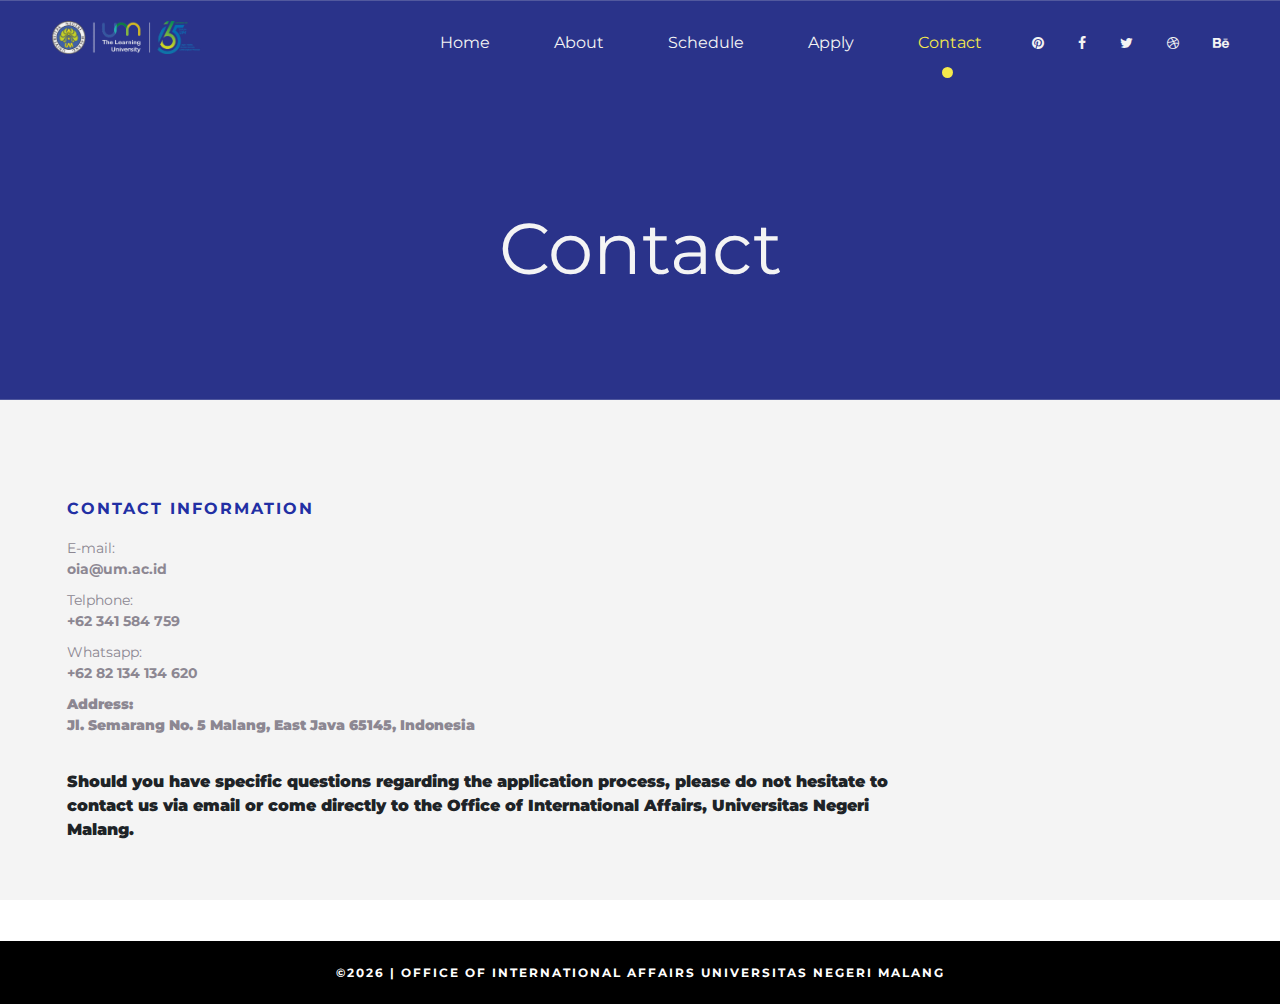
<file: contact.html>
<!DOCTYPE html>
<html lang="en">
<head>
	<title>UM-ISS - Contact</title>
	<meta charset="UTF-8">
	<meta name="viewport" content="width=device-width, initial-scale=1.0">
	<!-- Favicon -->
	<link href="img/logo-um.png" rel="shortcut icon"/>

	<!-- Google Font -->
	<link href="https://fonts.googleapis.com/css?family=Montserrat:400,400i,500,500i,600,600i,700,700i" rel="stylesheet">

	<!-- Stylesheets -->
	<link rel="stylesheet" href="css/bootstrap.min.css"/>
	<link rel="stylesheet" href="css/font-awesome.min.css"/>
	<link rel="stylesheet" href="css/owl.carousel.min.css"/>
	<link rel="stylesheet" href="css/flaticon.css"/>
	<link rel="stylesheet" href="css/slicknav.min.css"/>
	<!-- Main Stylesheets -->
	<link rel="stylesheet" href="css/style.css"/>


	<!--[if lt IE 9]>
		  <script src="https://oss.maxcdn.com/html5shiv/3.7.2/html5shiv.min.js"></script>
	  <script src="https://oss.maxcdn.com/respond/1.4.2/respond.min.js"></script>
	<![endif]-->

</head>
<body>
	<!-- Page Preloder -->
	<div id="preloder">
		<div class="loader"></div>
	</div>

	<!-- Header section -->
	<header class="header-section">
		<a class="site-logo">
			<img src="img/UM.png" style="width: 150px;">
		</a>
		<div class="header-socil-links">
			<a href=""><i class="fa fa-pinterest"></i></a>
			<a href=""><i class="fa fa-facebook"></i></a>
			<a href=""><i class="fa fa-twitter"></i></a>
			<a href=""><i class="fa fa-dribbble"></i></a>
			<a href=""><i class="fa fa-behance"></i></a>
		</div>
		<ul class="main-menu">
			<li><a href="index.html">Home</a></li>
			<li><a href="about.html">About</a></li>
			<li><a href="schedule.html">Schedule</a></li>
			<li><a href="apply.html">Apply</a></li>
			<li class="active"><a href="contact.html">Contact</a></li>
		</ul>
	</header>
	<!-- Header section end -->


	<!-- Page Info section -->
	<section class="page-info-section set-bg" data-setbg="img/page-top-bg/4.png">
		<div class="container">
			<center><h2>Contact</h2></center>
		</div>
	</section>
	<!-- Page Info end -->


	<!-- Contact page section -->
	<section class="contact-page-section">
		<div class="container">
			<div class="row">
				<div class="col-lg-9">
					<div class="contact-text">
						<h6>Contact Information</h6>
						<ul>
							<li>E-mail: <br><b>oia@um.ac.id</b></li>
							<li>Telphone: <br><b>+62 341 584 759</b></li>
							<li>Whatsapp: <br><b>+62 82 134 134 620<b></li>
							<li>Address: <br><b>Jl. Semarang No. 5 Malang, East Java 65145, Indonesia</b></li>
						</ul>
						<br>
						Should you have specific questions regarding the application process, please do not hesitate to contact us via email or come directly to the Office of International Affairs, Universitas Negeri Malang.
					</div>
				</div>
				<div class="col-lg-6">
					<!-- <div class="sp-title mb-0">
						<span>Contact info</span>
						<h4>Get in touch</h4>
					</div>
					<form class="contact-form">
						<div class="row">
							<div class="col-md-6">
								<input type="text" placeholder="Your name">
							</div>
							<div class="col-md-6">
								<input type="text" placeholder="Your email">
							</div>
							<div class="col-md-12">
								<input type="text" placeholder="Subject">
								<textarea placeholder="Message"></textarea>
								<button class="site-btn">send</button>
							</div>
						</div>
					</form> -->
				</div>
			</div>
		</div>
	</section>
	<!-- Contact page section end -->
	

	<!-- Map section -->
	<!-- <div class="map-section">
		<iframe src="https://www.google.com/maps/embed?pb=!1m14!1m12!1m3!1d14376.077865872314!2d-73.879277264103!3d40.757667781624285!2m3!1f0!2f0!3f0!3m2!1i1024!2i768!4f13.1!5e0!3m2!1sen!2sbd!4v1546528920522" style="border:0" allowfullscreen></iframe>
		<div class="container">
			<div class="row">
				<div class="col-lg-5 offset-lg-7">
					<div class="timetable-box">
						<div class="sp-title">
							<span>Begginer & Advanced</span>
							<h4>Working Hours</h4>
						</div>
						<ul>
							<li><span>Monday</span>09:30 AM -19:30 PM</li>
							<li><span>Tuesday</span>09:30 AM -19:30 PM</li>
							<li><span>Wednesday</span>09:30 AM -19:30 PM</li>
							<li><span>Thursday</span>09:30 AM -19:30 PM</li>
							<li><span>Friday</span>09:30 AM -19:30 PM</li>
							<li><span>Saturday</span>09:30 AM -16:30 PM</li>
							<li><span>Sunday</span>Closed</li>
						</ul>
					</div>
				</div>
			</div>
		</div>
	</div> -->
	<!-- Map section end -->
	

	<!-- Gallery section -->
	<!-- <div class="gallery-section">
		<div class="gallery-slider owl-carousel">
			<div class="gallery-item">
				<img src="img/gallery/1.jpg" alt="">
			</div>
			<div class="gallery-item">
				<img src="img/gallery/2.jpg" alt="">
			</div>
			<div class="gallery-item">
				<img src="img/gallery/3.jpg" alt="">
			</div>
			<div class="gallery-item">
				<img src="img/gallery/4.jpg" alt="">
			</div>
			<div class="gallery-item">
				<img src="img/gallery/5.jpg" alt="">
			</div>
		</div>
	</div> -->
	<!-- Gallery section end -->

	
	<!-- Foote section -->
	<footer class="footer-section">
		<div class="contaienr text-center">
			<p>&copy;<script>document.write(new Date().getFullYear());</script> | Office of International Affairs Universitas Negeri Malang</p>
		</div>
	</footer>
	<!-- Foote section end -->



	<!--====== Javascripts & Jquery ======-->
	<script src="js/jquery-3.2.1.min.js"></script>
	<script src="js/bootstrap.min.js"></script>
	<script src="js/jquery.slicknav.min.js"></script>
	<script src="js/owl.carousel.min.js"></script>
	<script src="js/circle-progress.min.js"></script>
	<script src="js/main.js"></script>

	</body>
</html>
</file>
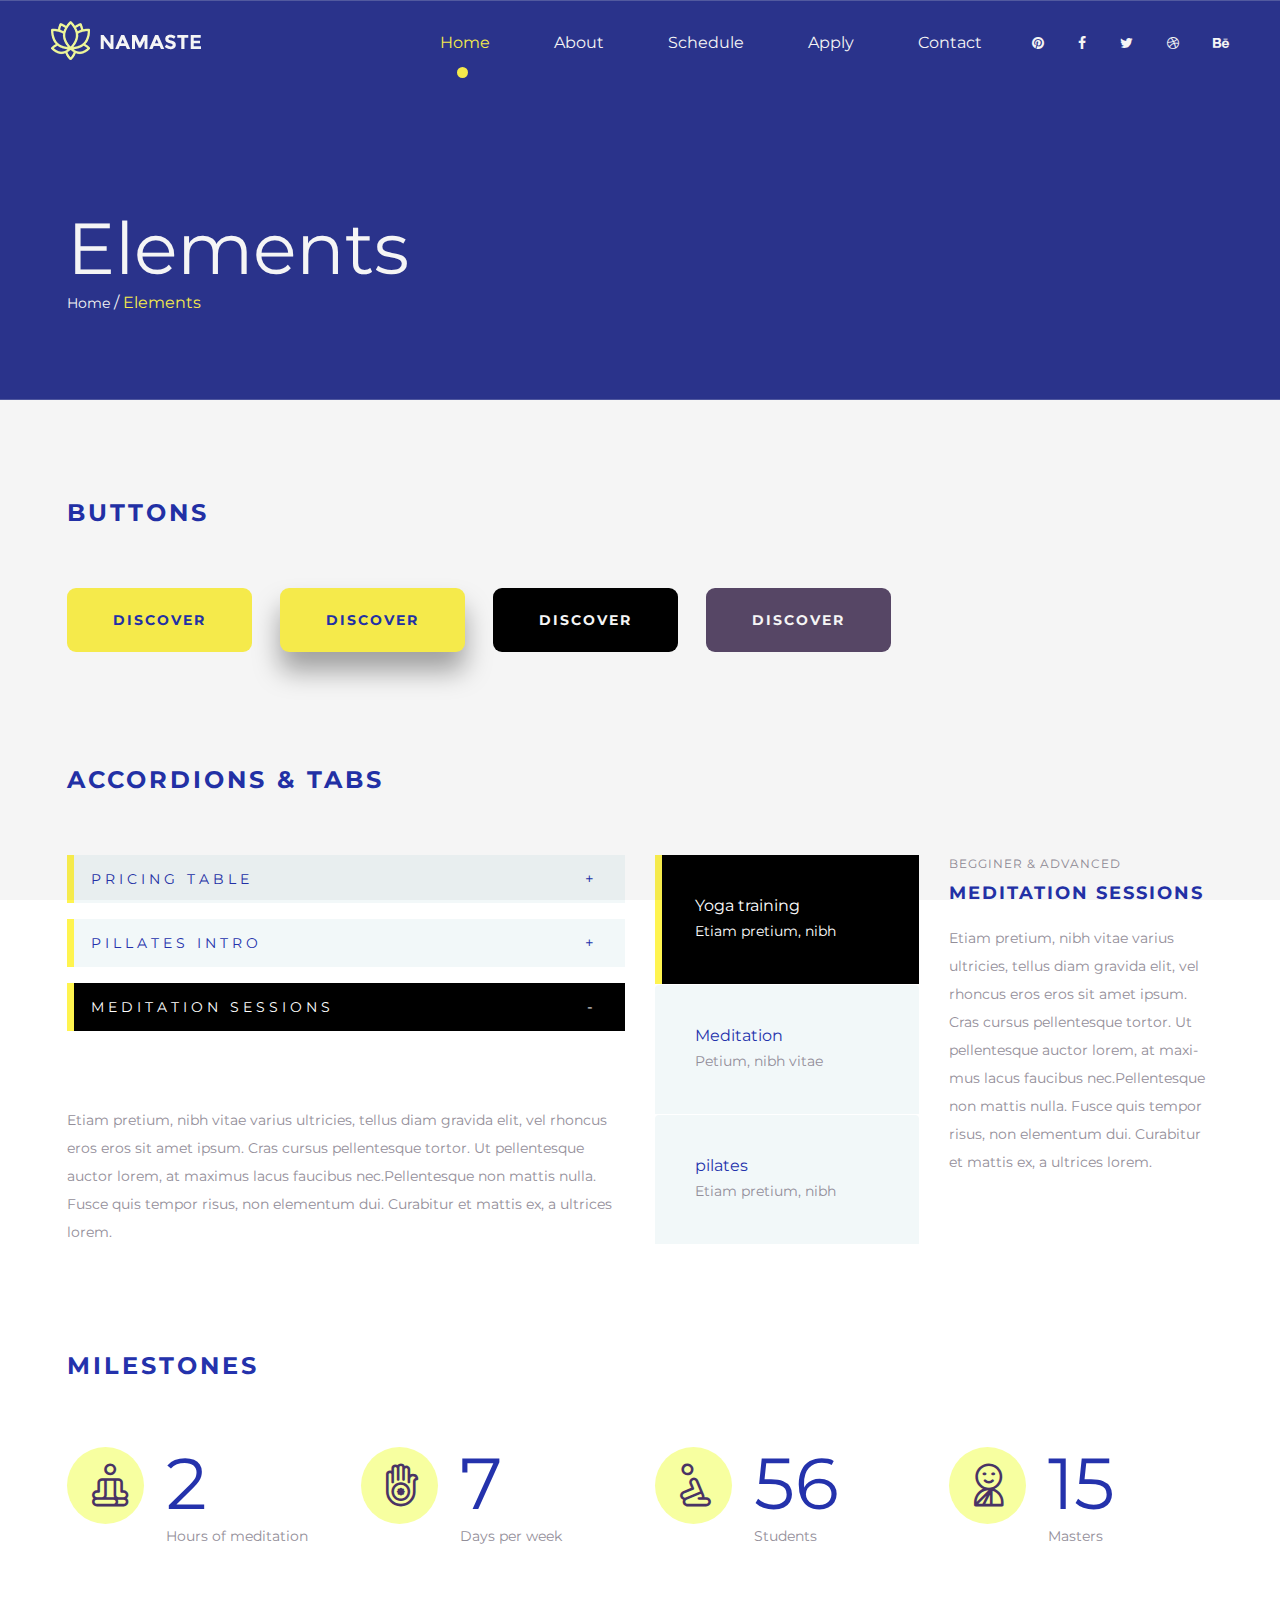
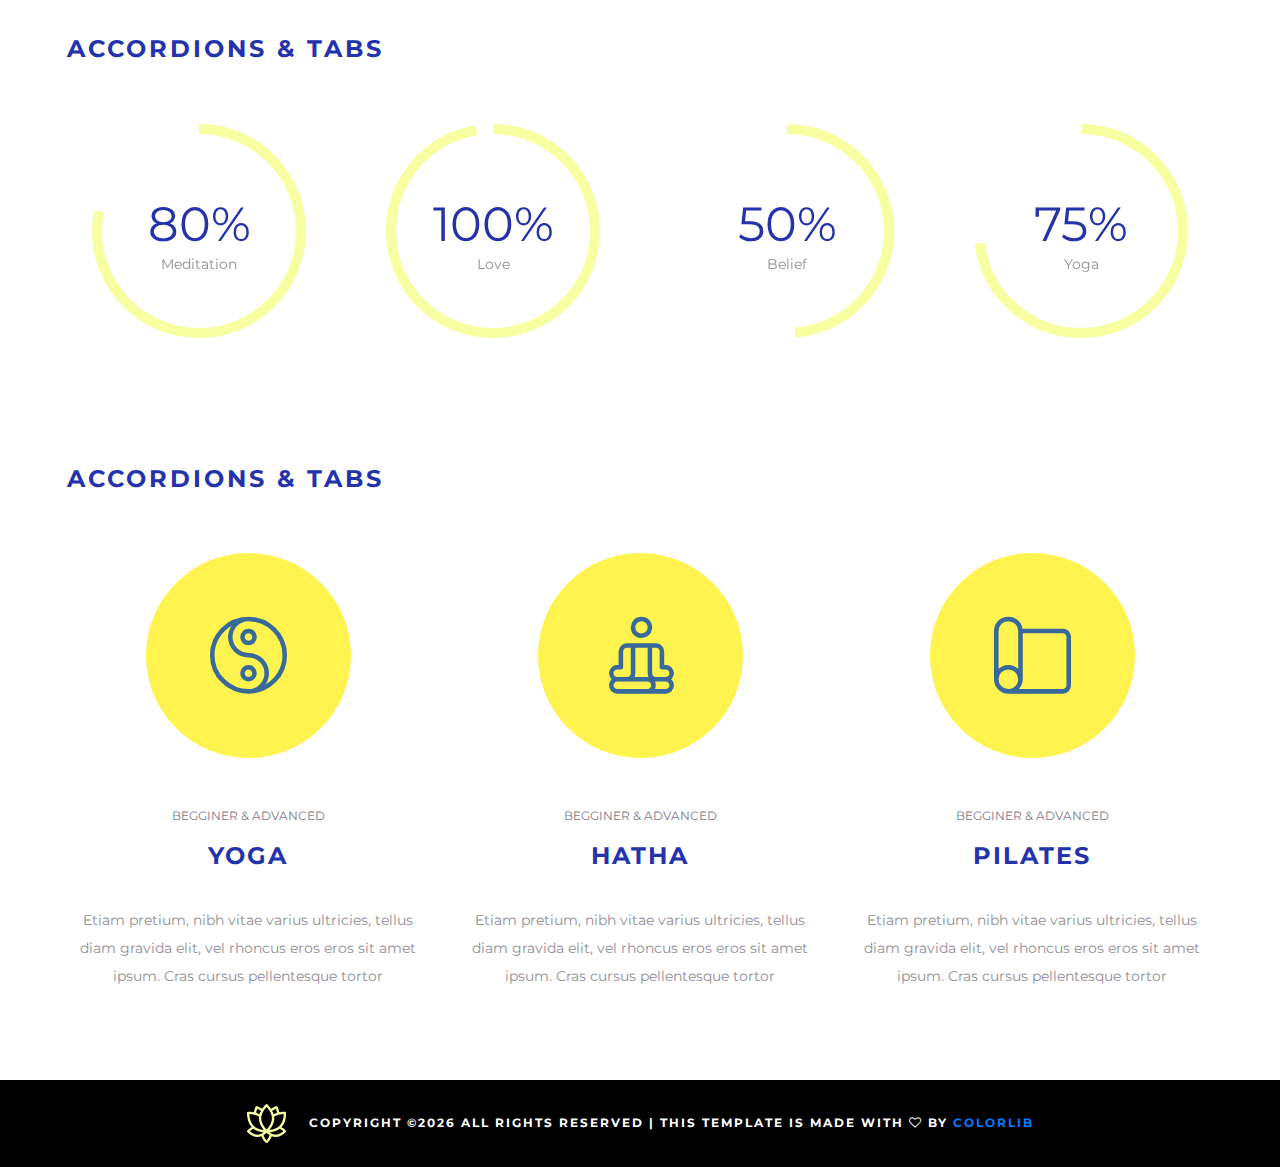
<file: elements.html>
<!DOCTYPE html>
<html lang="zxx">
<head>
	<title>Namaste - Yoga HTML Template</title>
	<meta charset="UTF-8">
	<meta name="viewport" content="width=device-width, initial-scale=1.0">
	<!-- Favicon -->
	<link href="img/favicon.ico" rel="shortcut icon"/>

	<!-- Google Font -->
	<link href="https://fonts.googleapis.com/css?family=Montserrat:400,400i,500,500i,600,600i,700,700i" rel="stylesheet">

	<!-- Stylesheets -->
	<link rel="stylesheet" href="css/bootstrap.min.css"/>
	<link rel="stylesheet" href="css/font-awesome.min.css"/>
	<link rel="stylesheet" href="css/owl.carousel.min.css"/>
	<link rel="stylesheet" href="css/flaticon.css"/>
	<link rel="stylesheet" href="css/slicknav.min.css"/>

	<!-- Main Stylesheets -->
	<link rel="stylesheet" href="css/style.css"/>


	<!--[if lt IE 9]>
		  <script src="https://oss.maxcdn.com/html5shiv/3.7.2/html5shiv.min.js"></script>
	  <script src="https://oss.maxcdn.com/respond/1.4.2/respond.min.js"></script>
	<![endif]-->

</head>
<body>
	<!-- Page Preloder -->
	<div id="preloder">
		<div class="loader"></div>
	</div>

	<!-- Header section -->
	<header class="header-section">
		<a class="site-logo">
			<img src="img/logo.png" alt="">
		</a>
		<div class="header-socil-links">
			<a href=""><i class="fa fa-pinterest"></i></a>
			<a href=""><i class="fa fa-facebook"></i></a>
			<a href=""><i class="fa fa-twitter"></i></a>
			<a href=""><i class="fa fa-dribbble"></i></a>
			<a href=""><i class="fa fa-behance"></i></a>
		</div>
		<ul class="main-menu">
			<li class="active"><a href="index.html">Home</a></li>
			<li><a href="about.html">About</a></li>
			<li><a href="schedule.html">Schedule</a></li>
			<li><a href="apply.html">Apply</a></li>
			<li><a href="contact.html">Contact</a></li>
		</ul>
	</header>
	<!-- Header section end -->


	<!-- Page Info section -->
	<section class="page-info-section set-bg" data-setbg="img/page-top-bg/5.png">
		<img src="img/page-top-bg/page-info-img.png" alt="" class="page-info-img">
		<div class="container">
			<h2>Elements</h2>
			<div class="site-breadcrumb">
				<a href="">Home</a> /
				<span>Elements</span>	
			</div>
		</div>
	</section>
	<!-- Page Info end -->


	<!-- Elements section -->
	<section class="elements-section">
		<div class="container">
			<!-- element -->
			<div class="element">
                <h3 class="el-title">Buttons</h3>
                <button class="site-btn mr-4 mb-4">Discover</button>        
                <button class="site-btn sb-shadow mr-4 mb-4">Discover</button>        
                <button class="site-btn sb-gradient mr-4 mb-4">Discover</button>        
                <button class="site-btn sb-dark sb-dark">Discover</button>        
            </div>
            <!-- element -->
			<div class="element">
				<h3 class="el-title">Accordions & Tabs</h3>
				<div class="row">
					<div class="col-lg-6">
						<!-- Accordions -->
						<div id="accordion" class="accordion-area">
							<div class="panel">
								<div class="panel-header" id="headingOne">
									<button class="panel-link" data-toggle="collapse" data-target="#collapse1" aria-expanded="true" aria-controls="collapse1">Pricing table</button>
								</div>
								<div id="collapse1" class="collapse" aria-labelledby="headingOne" data-parent="#accordion">
									<div class="panel-body">
										<p>Etiam pretium, nibh vitae varius ultricies, tellus diam gravida elit, vel rhoncus eros eros sit amet ipsum. Cras cursus pellentesque tortor. Ut pellentesque auctor lorem, at maximus lacus faucibus nec.Pellentesque non mattis nulla. Fusce quis tempor risus, non elementum dui. Curabitur et mattis ex, a ultrices lorem. </p>
									</div>
								</div>
							</div>
							<div class="panel">
								<div class="panel-header" id="headingTwo">
									<button class="panel-link" data-toggle="collapse" data-target="#collapse2" aria-expanded="false" aria-controls="collapse2">Pillates Intro</button>
								</div>
								<div id="collapse2" class="collapse" aria-labelledby="headingTwo" data-parent="#accordion">
									<div class="panel-body">
										<p>Etiam pretium, nibh vitae varius ultricies, tellus diam gravida elit, vel rhoncus eros eros sit amet ipsum. Cras cursus pellentesque tortor. Ut pellentesque auctor lorem, at maximus lacus faucibus nec.Pellentesque non mattis nulla. Fusce quis tempor risus, non elementum dui. Curabitur et mattis ex, a ultrices lorem. </p>
									</div>
								</div>
							</div>
							<div class="panel">
								<div class="panel-header" id="headingThree">
									<button class="panel-link active" data-toggle="collapse" data-target="#collapse3" aria-expanded="true" aria-controls="collapse3">Meditation Sessions</button>
								</div>
								<div id="collapse3" class="collapse show" aria-labelledby="headingThree" data-parent="#accordion">
									<div class="panel-body">
										<p>Etiam pretium, nibh vitae varius ultricies, tellus diam gravida elit, vel rhoncus eros eros sit amet ipsum. Cras cursus pellentesque tortor. Ut pellentesque auctor lorem, at maximus lacus faucibus nec.Pellentesque non mattis nulla. Fusce quis tempor risus, non elementum dui. Curabitur et mattis ex, a ultrices lorem. </p>
									</div>
								</div>
							</div>
						</div>
					</div>
					<div class="col-lg-6">
						<!-- Tabs -->
						<div class="row">
                            <div class="col-lg-6">
                                <ul class="site-tab-nav nav nav-tabs" id="myTab" role="tablist">
                                    <li class="nav-item">
                                        <a class="nav-link active" data-toggle="tab" href="#tab-1" role="tab" aria-controls="tab-1" aria-selected="true">
                                            <h6>Yoga training</h6>
                                            <span>Etiam pretium, nibh</span>
                                        </a>
                                    </li>
                                    <li class="nav-item">
                                        <a class="nav-link" data-toggle="tab" href="#tab-2" role="tab" aria-controls="tab-2" aria-selected="false">
                                            <h6>Meditation</h6>
                                            <span>Petium, nibh vitae</span>
                                        </a>
                                    </li>
                                    <li class="nav-item">
                                        <a class="nav-link" data-toggle="tab" href="#tab-3" role="tab" aria-controls="tab-3" aria-selected="false">
                                            <h6>pilates</h6>
                                            <span>Etiam pretium, nibh</span>
                                        </a>
                                    </li>
                                </ul>
                            </div>
                            <div class="col-lg-6">
                                <div class="site-tab-contentt tab-content" id="myTabContent">
                                    <div class="tab-pane fade show active" id="tab-1" role="tabpanel" aria-labelledby="tab-1">
                                        <div class="st-content">
                                            <div class="sp-title">
                                                <span>Begginer & Advanced</span>
                                                <h5>Meditation Sessions</h5>
                                            </div>
                                            <p>Etiam pretium, nibh vitae varius ultricies, tellus diam gravida elit, vel rhoncus eros eros sit amet ipsum. Cras cursus pellentesque tortor. Ut pellentesque auctor lorem, at maxi-mus lacus faucibus nec.Pellentesque non mattis nulla. Fusce quis tempor risus, non elementum dui. Curabitur et mattis ex, a ultrices lorem. </p>
                                        </div>
                                    </div>
                                    <div class="tab-pane fade" id="tab-2" role="tabpanel" aria-labelledby="tab-2">
                                        <div class="st-content">
                                            <div class="sp-title">
                                                <span>Begginer & Advanced</span>
                                                <h5>Meditation Sessions</h5>
                                            </div>
                                            <p>Etiam pretium, nibh vitae varius ultricies, tellus diam gravida elit, vel rhoncus eros eros sit amet ipsum. Cras cursus pellentesque tortor. Ut pellentesque auctor lorem, at maxi-mus lacus faucibus nec.Pellentesque non mattis nulla. Fusce quis tempor risus, non elementum dui. Curabitur et mattis ex, a ultrices lorem. </p>
                                        </div>
                                    </div>
                                    <div class="tab-pane fade" id="tab-3" role="tabpanel" aria-labelledby="tab-3">
                                        <div class="st-content">
                                            <div class="sp-title">
                                                <span>Begginer & Advanced</span>
                                                <h5>Meditation Sessions</h5>
                                            </div>
                                            <p>Etiam pretium, nibh vitae varius ultricies, tellus diam gravida elit, vel rhoncus eros eros sit amet ipsum. Cras cursus pellentesque tortor. Ut pellentesque auctor lorem, at maxi-mus lacus faucibus nec.Pellentesque non mattis nulla. Fusce quis tempor risus, non elementum dui. Curabitur et mattis ex, a ultrices lorem. </p>
                                        </div>
                                    </div>
                                </div>
                            </div>
                        </div>
					</div>
				</div>
			</div>
			<!-- element -->
			<div class="element">
                <h3 class="el-title">Milestones</h3>
                <div class="row">
					<div class="col-lg-3 col-sm-6">
						<div class="milestone">
							<div class="ms-icon">
								<i class="flaticon-001-meditation i-fix"></i>
							</div>
							<div class="ms-text">
								<h2>2</h2>
								<p>Hours of meditation</p>
							</div>
						</div>
					</div>
					<div class="col-lg-3 col-sm-6">
						<div class="milestone">
							<div class="ms-icon">
								<i class="flaticon-005-jainism i-fix"></i>
							</div>
							<div class="ms-text">
								<h2>7</h2>
								<p>Days per week</p>
							</div>
						</div>
					</div>
					<div class="col-lg-3 col-sm-6">
						<div class="milestone">
							<div class="ms-icon">
								<i class="flaticon-018-prayer-1 i-fix"></i>
							</div>
							<div class="ms-text">
								<h2>56</h2>
								<p>Students</p>
							</div>
						</div>
					</div>
					<div class="col-lg-3 col-sm-6">
						<div class="milestone">
							<div class="ms-icon">
								<i class="flaticon-017-monk i-fix"></i>
							</div>
							<div class="ms-text">
								<h2>15</h2>
								<p>Masters</p>
							</div>
						</div>
					</div>
				</div>    
			</div>
			<!-- element -->
			<div class="element">
				<h3 class="el-title">Accordions & Tabs</h3>	
				<div class="row">
					<div class="col-lg-3 col-sm-6 cp-item">
						<div class="circle-progress" data-cptitle="Meditation" data-cpid="id-1" data-cpvalue="80" data-cpcolor="#f7ffa0"></div>
					</div>
					<div class="col-lg-3 col-sm-6 cp-item">
						<div class="circle-progress" data-cptitle="Love" data-cpid="id-2" data-cpvalue="100" data-cpcolor="#f7ffa0"></div>
					</div>
					<div class="col-lg-3 col-sm-6 cp-item">
						<div class="circle-progress" data-cptitle="Belief" data-cpid="id-3" data-cpvalue="50" data-cpcolor="#f7ffa0"></div>
					</div>
					<div class="col-lg-3 col-sm-6 cp-item">
						<div class="circle-progress" data-cptitle="Yoga" data-cpid="id-4" data-cpvalue="75" data-cpcolor="#f7ffa0"></div>
					</div>
				</div>
			</div>
			<!-- element -->
			<div class="element">
				<h3 class="el-title">Accordions & Tabs</h3>
				<div class="row">
					<div class="col-md-4">
						<div class="course-item">
							<div class="ci-icon">
								<i class="flaticon-002-yin-yang"></i>
							</div>
							<span>Begginer & Advanced</span>
							<h4>Yoga</h4>
							<p>Etiam pretium, nibh vitae varius ultricies, tellus diam gravida elit, vel rhoncus eros eros sit amet ipsum. Cras cursus pellentesque tortor</p>
						</div>
					</div>
					<div class="col-md-4">
						<div class="course-item">
							<div class="ci-icon">
								<i class="flaticon-001-meditation i-fix"></i>
							</div>
							<span>Begginer & Advanced</span>
							<h4>Hatha</h4>
							<p>Etiam pretium, nibh vitae varius ultricies, tellus diam gravida elit, vel rhoncus eros eros sit amet ipsum. Cras cursus pellentesque tortor</p>
						</div>
					</div>
					<div class="col-md-4">
						<div class="course-item">
							<div class="ci-icon">
								<i class="flaticon-021-yoga-mat"></i>
							</div>
							<span>Begginer & Advanced</span>
							<h4>Pilates</h4>
							<p>Etiam pretium, nibh vitae varius ultricies, tellus diam gravida elit, vel rhoncus eros eros sit amet ipsum. Cras cursus pellentesque tortor</p>
						</div>
					</div>
				</div>
			</div>
		</div>
	</section>
    <!-- Elements section end -->

	
	<!-- Foote section -->
	<footer class="footer-section">
		<div class="contaienr text-center">
			<p><img src="img/footer-icon.png" alt=""><!-- Link back to Colorlib can't be removed. Template is licensed under CC BY 3.0. -->
Copyright &copy;<script>document.write(new Date().getFullYear());</script> All rights reserved | This template is made with <i class="fa fa-heart-o" aria-hidden="true"></i> by <a href="https://colorlib.com" target="_blank">Colorlib</a>
<!-- Link back to Colorlib can't be removed. Template is licensed under CC BY 3.0. -->
</p>
		</div>
	</footer>
	<!-- Foote section end -->



	<!--====== Javascripts & Jquery ======-->
	<script src="js/jquery-3.2.1.min.js"></script>
	<script src="js/bootstrap.min.js"></script>
	<script src="js/jquery.slicknav.min.js"></script>
	<script src="js/owl.carousel.min.js"></script>
	<script src="js/circle-progress.min.js"></script>
	<script src="js/main.js"></script>

	</body>
</html>
</file>
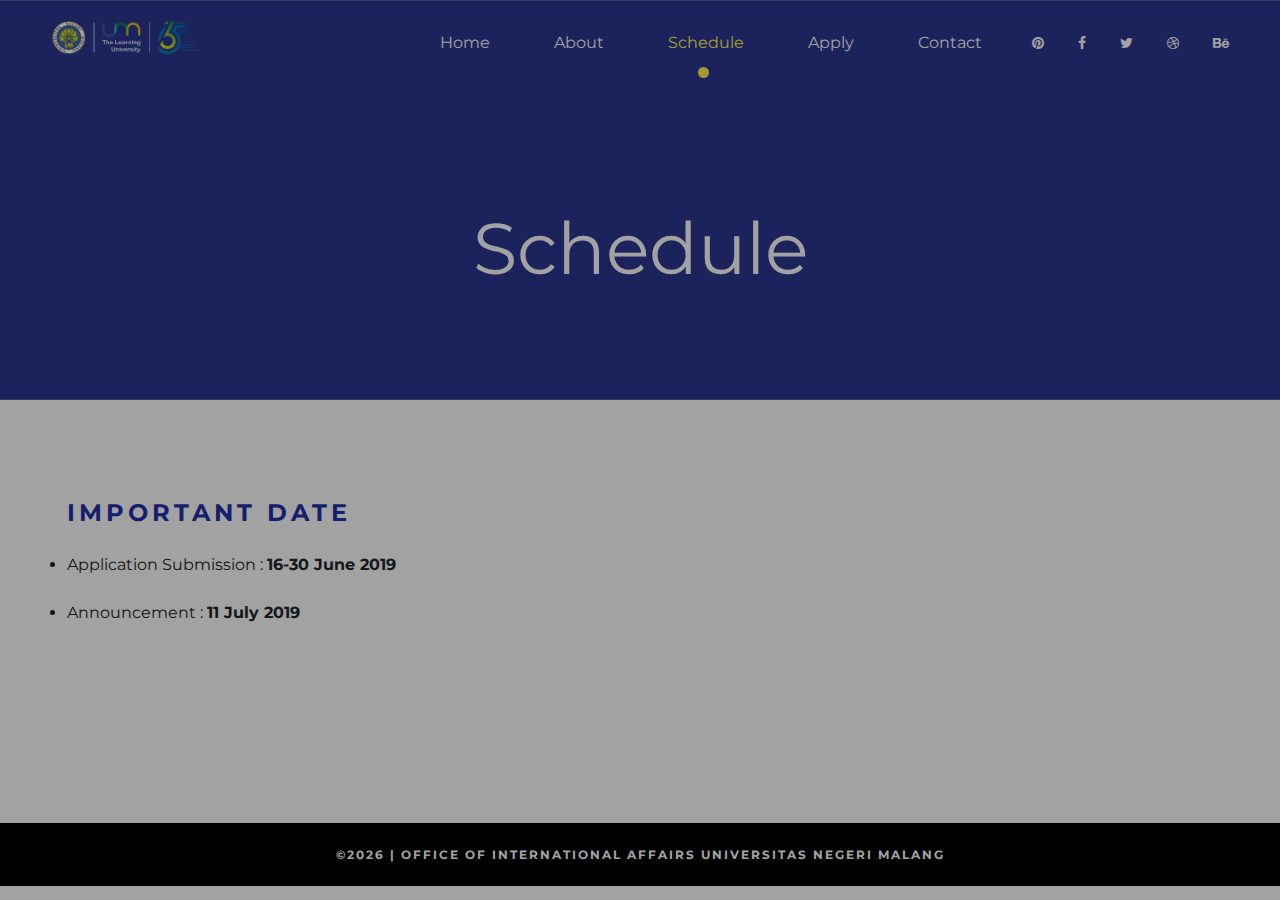
<file: schedule.html>
<!DOCTYPE html>
<html lang="en">
<head>
	<title>UM-ISS - Schedule</title>
	<meta charset="UTF-8">
	<meta name="viewport" content="width=device-width, initial-scale=1.0">
	<!-- Favicon -->
	<link href="img/logo-um.png" rel="shortcut icon"/>

	<!-- Google Font -->
	<link href="https://fonts.googleapis.com/css?family=Montserrat:400,400i,500,500i,600,600i,700,700i" rel="stylesheet">

	<!-- Stylesheets -->
	<link rel="stylesheet" href="css/bootstrap.min.css"/>
	<link rel="stylesheet" href="css/font-awesome.min.css"/>
	<link rel="stylesheet" href="css/owl.carousel.min.css"/>
	<link rel="stylesheet" href="css/flaticon.css"/>
	<link rel="stylesheet" href="css/slicknav.min.css"/>

	<!-- Main Stylesheets -->
	<link rel="stylesheet" href="css/style.css"/>


	<!--[if lt IE 9]>
		  <script src="https://oss.maxcdn.com/html5shiv/3.7.2/html5shiv.min.js"></script>
	  <script src="https://oss.maxcdn.com/respond/1.4.2/respond.min.js"></script>
	<![endif]-->

</head>
<body>
	<!-- Page Preloder -->
	<div id="preloder">
		<div class="loader"></div>
	</div>

	<!-- Header section -->
	<header class="header-section">
		<a class="site-logo">
			<img src="img/UM.png" style="width: 150px;">
		</a>
		<div class="header-socil-links">
			<a href=""><i class="fa fa-pinterest"></i></a>
			<a href=""><i class="fa fa-facebook"></i></a>
			<a href=""><i class="fa fa-twitter"></i></a>
			<a href=""><i class="fa fa-dribbble"></i></a>
			<a href=""><i class="fa fa-behance"></i></a>
		</div>
		<ul class="main-menu">
			<li><a href="index.html">Home</a></li>
			<li><a href="about.html">About</a></li>
			<li class="active"><a href="schedule.html">Schedule</a></li>
			<li><a href="apply.html">Apply</a></li>
			<li><a href="contact.html">Contact</a></li>
		</ul>
	</header>
	<!-- Header section end -->


	<!-- Page Info section -->
	<section class="page-info-section set-bg" data-setbg="img/page-top-bg/2.png">
		<div class="container">
			<center><h2>Schedule</h2></center>
		</div>
	</section>
	<!-- Page Info end -->


	<!-- Courses section -->
	<section class="blog-section">
		<div class="container">
			<div class="row">
				<div class="col-lg-9">
					
					<div class="blog-item">
						<h4 class="blog-title">IMPORTANT DATE</h4>
						<p>
							<ul>
								<li>Application Submission : <b>16-30 June 2019</b></li>
								<br>
								<li>Announcement :  <b>11 July 2019</b></li>
							</ul>
						</p>
					</div>

				</div>
			</div>
		</div>
	</section>
	<!-- Courses section end -->


	<!-- Feature tab section -->
	<!-- <section class="feature-tab-section spad">
		<div class="container">
			<img src="img/feature-icon.png" alt="" class="feature-icon">
			<div class="row">
				<div class="col-lg-3">
					<ul class="site-tab-nav stn-dark nav nav-tabs" id="myTab" role="tablist">
						<li class="nav-item">
							<a class="nav-link active" data-toggle="tab" href="#tab-1" role="tab" aria-controls="tab-1" aria-selected="true">
								<h6>Yoga training</h6>
								<span>Etiam pretium, nibh</span>
							</a>
						</li>
						<li class="nav-item">
							<a class="nav-link" data-toggle="tab" href="#tab-2" role="tab" aria-controls="tab-2" aria-selected="false">
								<h6>Meditation</h6>
								<span>Petium, nibh vitae</span>
							</a>
						</li>
						<li class="nav-item">
							<a class="nav-link" data-toggle="tab" href="#tab-3" role="tab" aria-controls="tab-3" aria-selected="false">
								<h6>pilates</h6>
								<span>Etiam pretium, nibh</span>
							</a>
						</li>
						<li class="nav-item">
							<a class="nav-link" data-toggle="tab" href="#tab-4" role="tab" aria-controls="tab-4" aria-selected="false">
								<h6>healing</h6>
								<span>Petium, nibh vitae</span>
							</a>
						</li>
					</ul>
				</div>
				<div class="col-lg-7">
					<div class="site-tab-content tab-content" id="myTabContent">
						<div class="tab-pane fade show active" id="tab-1" role="tabpanel" aria-labelledby="tab-1">
							<div class="st-content">
								<div class="sp-title">
									<span>Begginer & Advanced</span>
									<h4>Meditation Sessions</h4>
								</div>
								<p>Etiam pretium, nibh vitae varius ultricies, tellus diam gravida elit, vel rhoncus eros eros sit amet ipsum. Cras cursus pellentesque tortor. Ut pellentesque auctor lorem, at maximus lacus faucibus nec. Interdum et malesuada fames ac ante ipsum primis in faucibus. Mauris auctor nunc non nulla euismod conse-quat. Pellentesque non mattis nulla. Fusce quis tempor risus, non elementum dui. Curabitur et mattis ex, a ultrices lorem.</p>
								<ul>
									<li>Etiam pretium, nibh vitae varius ultricies</li>
									<li>Cras cursus pellentesque tortorut pellentesque</li>
									<li>Pellentesque non mattis nulla</li>
								</ul>
							</div>
						</div>
						<div class="tab-pane fade" id="tab-2" role="tabpanel" aria-labelledby="tab-2">
							<div class="st-content">
								<div class="sp-title">
									<span>Begginer & Advanced</span>
									<h4>Meditation Sessions</h4>
								</div>
								<p>Etiam pretium, nibh vitae varius ultricies, tellus diam gravida elit, vel rhoncus eros eros sit amet ipsum. Cras cursus pellentesque tortor. Ut pellentesque auctor lorem, at maximus lacus faucibus nec. Interdum et malesuada fames ac ante ipsum primis in faucibus. Mauris auctor nunc non nulla euismod conse-quat. Pellentesque non mattis nulla. Fusce quis tempor risus, non elementum dui. Curabitur et mattis ex, a ultrices lorem.</p>
								<ul>
									<li>Etiam pretium, nibh vitae varius ultricies</li>
									<li>Cras cursus pellentesque tortorut pellentesque</li>
									<li>Pellentesque non mattis nulla</li>
								</ul>
							</div>
						</div>
						<div class="tab-pane fade" id="tab-3" role="tabpanel" aria-labelledby="tab-3">
							<div class="st-content">
								<div class="sp-title">
									<span>Begginer & Advanced</span>
									<h4>Meditation Sessions</h4>
								</div>
								<p>Etiam pretium, nibh vitae varius ultricies, tellus diam gravida elit, vel rhoncus eros eros sit amet ipsum. Cras cursus pellentesque tortor. Ut pellentesque auctor lorem, at maximus lacus faucibus nec. Interdum et malesuada fames ac ante ipsum primis in faucibus. Mauris auctor nunc non nulla euismod conse-quat. Pellentesque non mattis nulla. Fusce quis tempor risus, non elementum dui. Curabitur et mattis ex, a ultrices lorem.</p>
								<ul>
									<li>Etiam pretium, nibh vitae varius ultricies</li>
									<li>Cras cursus pellentesque tortorut pellentesque</li>
									<li>Pellentesque non mattis nulla</li>
								</ul>
							</div>
						</div>
						<div class="tab-pane fade" id="tab-4" role="tabpanel" aria-labelledby="tab-4">
							<div class="st-content">
								<div class="sp-title">
									<span>Begginer & Advanced</span>
									<h4>Meditation Sessions</h4>
								</div>
								<p>Etiam pretium, nibh vitae varius ultricies, tellus diam gravida elit, vel rhoncus eros eros sit amet ipsum. Cras cursus pellentesque tortor. Ut pellentesque auctor lorem, at maximus lacus faucibus nec. Interdum et malesuada fames ac ante ipsum primis in faucibus. Mauris auctor nunc non nulla euismod conse-quat. Pellentesque non mattis nulla. Fusce quis tempor risus, non elementum dui. Curabitur et mattis ex, a ultrices lorem.</p>
								<ul>
									<li>Etiam pretium, nibh vitae varius ultricies</li>
									<li>Cras cursus pellentesque tortorut pellentesque</li>
									<li>Pellentesque non mattis nulla</li>
								</ul>
							</div>
						</div>
					</div>
				</div>
			</div>
		</div>
	</section> -->
	<!-- Feature tab section -->


	<!-- Plans section -->
	<!-- <section class="plans-section">
		<div class="container">
			<div class="sp-title text-center">
				<span>Begginer & Advanced</span>
				<h4>Meditation Sessions</h4>
			</div>
			<div class="row">
				<div class="col-lg-4">
					<div class="pricing-plan">
						<h2>$0</h2>
						<h5>Free yoga class</h5>
						<ul>
							<li>1 Day Free Trial</li>
							<li>1 Sauna Access</li>
							<li>No Risks & No Obligations</li>
						</ul>
						<a href="#" class="site-btn">Subscribe</a>	
					</div>	
				</div>
				<div class="col-lg-4">
					<div class="pricing-plan spacial-plan">
						<h2>$0</h2>
						<h5>Basic Subscription</h5>
						<ul>
							<li>1 Day Free Trial</li>
							<li>1 Sauna Access</li>
							<li>No Risks & No Obligations</li>
						</ul>
						<a href="#" class="site-btn">Subscribe</a>	
					</div>	
				</div>
				<div class="col-lg-4">
					<div class="pricing-plan">
						<h2>$0</h2>
						<h5>Unlimited Subscription</h5>
						<ul>
							<li>1 Day Free Trial</li>
							<li>1 Sauna Access</li>
							<li>No Risks & No Obligations</li>
						</ul>
						<a href="#" class="site-btn">Subscribe</a>	
					</div>	
				</div>
			</div>
			<div class="plan-icon text-center">
				<img src="img/plans-icon.png" alt="">
			</div>
		</div>
	</section> -->
	<!-- Plans section end -->


	<!-- Gallery section -->
	<!-- <div class="gallery-section">
		<div class="gallery-slider owl-carousel">
			<div class="gallery-item">
				<img src="img/gallery/1.jpg" alt="">
			</div>
			<div class="gallery-item">
				<img src="img/gallery/2.jpg" alt="">
			</div>
			<div class="gallery-item">
				<img src="img/gallery/3.jpg" alt="">
			</div>
			<div class="gallery-item">
				<img src="img/gallery/4.jpg" alt="">
			</div>
			<div class="gallery-item">
				<img src="img/gallery/5.jpg" alt="">
			</div>
		</div>
	</div> -->
	<!-- Gallery section end -->

	
	<!-- Foote section -->
	<footer class="footer-section">
		<div class="contaienr text-center">
			<p>&copy;<script>document.write(new Date().getFullYear());</script> | Office of International Affairs Universitas Negeri Malang</p>
		</div>
	</footer>
	<!-- Foote section end -->



	<!--====== Javascripts & Jquery ======-->
	<script src="js/jquery-3.2.1.min.js"></script>
	<script src="js/bootstrap.min.js"></script>
	<script src="js/jquery.slicknav.min.js"></script>
	<script src="js/owl.carousel.min.js"></script>
	<script src="js/circle-progress.min.js"></script>
	<script src="js/main.js"></script>

	</body>
</html>
</file>
<file: css/flaticon.css>
/*
  	Flaticon icon font: Flaticon
  	Creation date: 24/09/2018 13:02
  	*/

@font-face {
  font-family: "Flaticon";
  src: url("../icon-fonts/Flaticon.eot");
  src: url("../icon-fonts/Flaticon.eot?#iefix") format("embedded-opentype"),
       url("../icon-fonts/Flaticon.woff") format("woff"),
       url("../icon-fonts/Flaticon.ttf") format("truetype"),
       url("../icon-fonts/Flaticon.svg#Flaticon") format("svg");
  font-weight: normal;
  font-style: normal;
}

@media screen and (-webkit-min-device-pixel-ratio:0) {
  @font-face {
    font-family: "Flaticon";
    src: url("../icon-fonts/Flaticon.svg#Flaticon") format("svg");
  }
}

[class^="flaticon-"]:before, [class*=" flaticon-"]:before,
[class^="flaticon-"]:after, [class*=" flaticon-"]:after {   
  font-family: Flaticon;
  font-style: normal;
}

.flaticon-001-meditation:before { content: "\f100"; }
.flaticon-002-yin-yang:before { content: "\f101"; }
.flaticon-003-lotus-flower:before { content: "\f102"; }
.flaticon-004-buddha:before { content: "\f103"; }
.flaticon-005-jainism:before { content: "\f104"; }
.flaticon-006-swastika:before { content: "\f105"; }
.flaticon-007-om:before { content: "\f106"; }
.flaticon-008-yoga:before { content: "\f107"; }
.flaticon-009-yoga-1:before { content: "\f108"; }
.flaticon-010-chakra:before { content: "\f109"; }
.flaticon-011-hamsa:before { content: "\f10a"; }
.flaticon-012-mandala:before { content: "\f10b"; }
.flaticon-013-prayer:before { content: "\f10c"; }
.flaticon-014-mudra:before { content: "\f10d"; }
.flaticon-015-stones:before { content: "\f10e"; }
.flaticon-016-incense:before { content: "\f10f"; }
.flaticon-017-monk:before { content: "\f110"; }
.flaticon-018-prayer-1:before { content: "\f111"; }
.flaticon-019-chakra-1:before { content: "\f112"; }
.flaticon-020-candle:before { content: "\f113"; }
.flaticon-021-yoga-mat:before { content: "\f114"; }
.flaticon-022-ankh:before { content: "\f115"; }
.flaticon-023-cross:before { content: "\f116"; }
.flaticon-024-eye-of-ra:before { content: "\f117"; }
.flaticon-025-god:before { content: "\f118"; }
.flaticon-026-dharma-wheel:before { content: "\f119"; }
.flaticon-027-endless-knot:before { content: "\f11a"; }
.flaticon-028-chakra-2:before { content: "\f11b"; }
.flaticon-029-tea:before { content: "\f11c"; }
.flaticon-030-bible:before { content: "\f11d"; }
.flaticon-031-triskele:before { content: "\f11e"; }
.flaticon-032-chakra-3:before { content: "\f11f"; }
.flaticon-033-chakra-4:before { content: "\f120"; }
.flaticon-034-yin-yang-1:before { content: "\f121"; }
.flaticon-035-chinese:before { content: "\f122"; }
.flaticon-036-shinto:before { content: "\f123"; }
.flaticon-037-koi:before { content: "\f124"; }
.flaticon-038-triquetra:before { content: "\f125"; }
.flaticon-039-fish:before { content: "\f126"; }
.flaticon-040-islam:before { content: "\f127"; }
.flaticon-041-torah:before { content: "\f128"; }
.flaticon-042-peace-sign:before { content: "\f129"; }
.flaticon-043-zen:before { content: "\f12a"; }
.flaticon-044-aromatherapy:before { content: "\f12b"; }
.flaticon-045-menorah:before { content: "\f12c"; }
.flaticon-046-kippah:before { content: "\f12d"; }
.flaticon-047-angel:before { content: "\f12e"; }
.flaticon-048-church:before { content: "\f12f"; }
.flaticon-049-shrine:before { content: "\f130"; }
.flaticon-050-mosque:before { content: "\f131"; }
</file>
<file: css/style.css>
/*----------------------------------------*/
/* Template default CSS
 /*----------------------------------------*/

 html,
 body {
   height: 100%;
   font-family: 'Montserrat', sans-serif;
   -webkit-font-smoothing: antialiased;
   font-smoothing: antialiased;
 }
 
 h1,
 h2,
 h3,
 h4,
 h5,
 h6 {
   margin: 0;
   color: #2432ac;
   font-weight: 600;
 }
 
 h1 {
   font-size: 70px;
 }
 
 h2 {
   font-size: 36px;
 }
 
 h3 {
   font-size: 30px;
 }
 
 h4 {
   font-size: 24px;
 }
 
 h5 {
   font-size: 18px;
 }
 
 h6 {
   font-size: 16px;
 }
 
 p {
   font-size: 14px;
   color: #938e99;
   line-height: 2;
 }
 
 img {
   max-width: 100%;
 }
 
 input:focus,
 select:focus,
 button:focus,
 textarea:focus {
   outline: none;
 }
 
 a:hover,
 a:focus {
   text-decoration: none;
   outline: none;
 }
 
 ul,
 ol {
   padding: 0;
   margin: 0;
 }
 
 span {
   color: #938e99;
 }
 
 /*---------------------
     Helper CSS
   -----------------------*/
 
 .section-title {
   text-align: center;
 }
 
 .section-title h2 {
   font-size: 36px;
 }
 
 .set-bg {
   background-repeat: no-repeat;
   background-size: cover;
   background-position: top center;
 }
 
 .spad {
   padding-top: 99px;
   padding-bottom: 99px;
 }
 
 .sp-title {
   margin-bottom: 20px;
 }
 
 .sp-title img {
   margin-bottom: 25px;
 }
 
 .sp-title span {
   font-size: 12px;
   text-transform: uppercase;
   letter-spacing: 1px;
   display: block;
 }
 
 .sp-title h3,
 .sp-title h4,
 .sp-title h5 {
   text-transform: uppercase;
   font-weight: 700;
   letter-spacing: 2px;
   padding-top: 10px;
 }
 
 .text-white h1,
 .text-white h2,
 .text-white h3,
 .text-white h4,
 .text-white h5,
 .text-white h6,
 .text-white p,
 .text-white span,
 .text-white li,
 .text-white a {
   color: #fff;
 }
.text-black h2,
 .text-black h3,
 .text-black h4,
 .text-black h5,
 .text-black h6,
 .text-black p,
 .text-black span,
 .text-black li,
 .text-black a, {
   color: #000000;
 }

 .i-fix:before {
   margin-right: -15px;
 }
 
 .gradient-bg-2,
 .site-btn.sb-gradient,
 .accordion-area .panel-link.active,
 .site-tab-nav.nav.nav-tabs.stn-dark .nav-link.active,
 .site-tab-nav.nav.nav-tabs .nav-link.active,
 .course-item .ci-icon:after,
 .footer-section,
 .blog-item .blog-date {
   background: #7364b0;
   /* Old browsers */
   /* FF3.6-15 */
   /* Chrome10-25,Safari5.1-6 */
   /*background: -webkit-gradient(linear, left top, right top, from(#7364b0), to(#ffb8e7));
   background: linear-gradient(to right, #7364b0 0%, #ffb8e7 100%);*/
   background: #000;
   /* W3C, IE10+, FF16+, Chrome26+, Opera12+, Safari7+ */
   filter: progid:DXImageTransform.Microsoft.gradient( startColorstr='#7364b0', endColorstr='#ffb8e7', GradientType=1);
   /* IE6-9 */
 }
 
 .section-bg {
  background: #eff5f5;
}

 /*---------------------
     Commom elements
   -----------------------*/
 
 .elements-section {
   padding-top: 99px;
 }
 
 .element {
   margin-bottom: 90px;
 }
 
 .el-title {
   font-size: 24px;
   font-weight: 700;
   text-transform: uppercase;
   letter-spacing: 3px;
   margin-bottom: 60px;
 }
 
 /* buttons */
 
 .site-btn {
   display: inline-block;
   border: none;
   font-size: 14px;
   font-weight: 700;
   min-width: 185px;
   padding: 23px 40px;
   border-radius: 9px;
   text-transform: uppercase;
   background: #fff44f;
   color: #2432ac;
   line-height: normal;
   letter-spacing: 2px;
   cursor: pointer;
   text-align: center;
 }
 
 .site-btn:hover {
   color: #2432ac;
 }
 
 .site-btn.sb-shadow {
   -webkit-box-shadow: 0 19px 27px rgba(0, 0, 0, 0.35);
   box-shadow: 0 19px 27px rgba(0, 0, 0, 0.35);
 }
 
 .site-btn.sb-gradient {
   color: #fff;
 }
 
 .site-btn.sb-dark {
   background: #5a496a;
   color: #fff;
 }
 
 .button {
  background-color: white; /* Green */
  border: none;
  color: #2432ac;
  padding: 2px 2px;
  border-radius: 8px;
  text-align: center;
  text-decoration: none;
  display: inline-block;
}

 /* Accordion */
 
 .accordion-area .panel {
   margin-bottom: 16px;
 }
 
 .accordion-area .panel-link:after {
   content: "+";
   position: absolute;
   font-size: 15px;
   right: 26px;
   top: 0;
   line-height: 16px;
   width: 15px;
   height: 100%;
   text-align: center;
   color: #2432ac;
   display: -webkit-box;
   display: -ms-flexbox;
   display: flex;
   -webkit-box-align: center;
   -ms-flex-align: center;
   align-items: center;
   -webkit-box-pack: center;
   -ms-flex-pack: center;
   justify-content: center;
 }
 
 .faq-accordion.accordion-area .panel-link,
 .faq-accordion.accordion-area .panel-link.active.collapsed {
   padding: 17px 100px 17px 20px;
 }
 
 .faq-accordion.accordion-area .panel-link:after {
   right: 44px;
 }
 
 .accordion-area .panel-header .panel-link.collapsed:after {
   content: "+";
   color: #2432ac;
 }
 
 .accordion-area .panel-link.active:after {
   content: "-";
   color: #fff;
 }
 
 .accordion-area .panel-link.active {
   color: #fff;
 }
 
 .accordion-area .panel-link,
 .accordion-area .panel-link.active.collapsed {
   text-align: left;
   position: relative;
   width: 100%;
   padding: 15px 65px 15px 17px;
   font-size: 14px;
   font-weight: 400;
   text-transform: uppercase;
   letter-spacing: 4px;
   color: #2432ac;
   line-height: 1;
   cursor: pointer;
   border: none;
   border-left: 7px solid #fff44f;
   min-height: 48px;
   background: #f2f8f9;
 }
 
 .accordion-area .panel-body {
   padding: 75px 0 0;
 }
 
 .accordion-area .panel-body p {
   margin-bottom: 0;
 }
 
 /* Tab */
 
 .site-tab-nav.nav.nav-tabs {
   border-bottom: none;
   display: block;
 }
 
 .site-tab-nav.nav.nav-tabs.stn-dark .nav-link {
   background: #fff;
 }
 
 .site-tab-nav.nav.nav-tabs .nav-item {
   display: block;
   margin-bottom: 1px;
 }
 
 .site-tab-nav.nav.nav-tabs .nav-link {
   padding: 41px 40px;
   border: none;
   background: #f2f8f9;
   position: relative;
 }
 
 .site-tab-nav.nav.nav-tabs .nav-link:focus,
 .site-tab-nav.nav.nav-tabs .nav-link:hover {
   border: none;
 }
 
 .site-tab-nav.nav.nav-tabs .nav-link:after {
   position: absolute;
   content: "";
   width: 7px;
   height: 0;
   left: 0;
   top: 0;
   background: #fff44f;
 }
 
 .site-tab-nav.nav.nav-tabs .nav-link.active {
   border: none;
   border-radius: 0;
 }
 
 .site-tab-nav.nav.nav-tabs .nav-link.active:after {
   height: 100%;
   -webkit-transition: all 0.4s ease 0s;
   transition: all 0.4s ease 0s;
 }
 
 .site-tab-nav.nav.nav-tabs .nav-link.active h6 {
   color: #fff;
 }
 
 .site-tab-nav.nav.nav-tabs .nav-link.active span {
   color: #fff;
 }
 
 .site-tab-nav.nav.nav-tabs .nav-link h6 {
   font-weight: 400;
   margin-bottom: 4px;
 }
 
 .site-tab-nav.nav.nav-tabs .nav-link span {
   font-size: 14px;
 }
 
 .site-tab-content .st-content {
   max-width: 560px;
 }
 
 .site-tab-content .st-content p {
   margin-bottom: 50px;
 }
 
 .site-tab-content .st-content ul {
   list-style: none;
 }
 
 .site-tab-content .st-content ul li {
   font-size: 14px;
   color: #938e99;
   position: relative;
   padding-left: 74px;
   margin-bottom: 41px;
 }
 
 .site-tab-content .st-content ul li:after {
   position: absolute;
   content: "";
   width: 46px;
   height: 46px;
   left: 0;
   top: calc(50% - 23px);
   background-image: url("../img/check-icon.png");
   background-position: center center;
   background-repeat: no-repeat;
 }
 
 /* Milestones */
 
 .milestone .ms-icon {
   width: 77px;
   height: 77px;
   font-size: 43px;
   color: #493365;
   float: left;
   display: -webkit-box;
   display: -ms-flexbox;
   display: flex;
   -webkit-box-align: center;
   -ms-flex-align: center;
   align-items: center;
   -webkit-box-pack: center;
   -ms-flex-pack: center;
   justify-content: center;
   margin-right: 22px;
   margin-top: 7px;
   border-radius: 50%;
   background: #f7ffa0;
 }
 
 .milestone .ms-text {
   overflow: hidden;
 }
 
 .milestone .ms-text h2 {
   font-size: 72px;
   font-weight: 400;
 }
 
 .milestone .ms-text p {
   margin-bottom: 0;
   line-height: normal;
 }
 
 /* Circle progress */
 
 .circle-progress {
   text-align: center;
   display: block;
   position: relative;
   margin-bottom: 30px;
 }
 
 .circle-progress canvas {
   -webkit-transform: rotate(90deg);
   transform: rotate(90deg);
 }
 
 .circle-progress .progress-info {
   position: absolute;
   width: 100%;
   top: 50%;
   margin-top: -38px;
 }
 
 .circle-progress .progress-info h2 {
   font-size: 48px;
   font-weight: 400;
   margin-bottom: 1px;
 }
 
 .circle-progress .progress-info p {
   font-size: 14px;
   margin-bottom: 0;
   line-height: normal;
 }
 
 /* Preloder */
 
 #preloder {
   position: fixed;
   width: 100%;
   height: 100%;
   top: 0;
   left: 0;
   z-index: 999999;
   background: #000;
 }
 
 .loader {
   width: 40px;
   height: 40px;
   position: absolute;
   top: 50%;
   left: 50%;
   margin-top: -13px;
   margin-left: -13px;
   border-radius: 60px;
   animation: loader 0.8s linear infinite;
   -webkit-animation: loader 0.8s linear infinite;
 }
 
 @keyframes loader {
   0% {
     -webkit-transform: rotate(0deg);
     transform: rotate(0deg);
     border: 4px solid #f44336;
     border-left-color: transparent;
   }
   50% {
     -webkit-transform: rotate(180deg);
     transform: rotate(180deg);
     border: 4px solid #673ab7;
     border-left-color: transparent;
   }
   100% {
     -webkit-transform: rotate(360deg);
     transform: rotate(360deg);
     border: 4px solid #f44336;
     border-left-color: transparent;
   }
 }
 
 @-webkit-keyframes loader {
   0% {
     -webkit-transform: rotate(0deg);
     border: 4px solid #f44336;
     border-left-color: transparent;
   }
   50% {
     -webkit-transform: rotate(180deg);
     border: 4px solid #673ab7;
     border-left-color: transparent;
   }
   100% {
     -webkit-transform: rotate(360deg);
     border: 4px solid #f44336;
     border-left-color: transparent;
   }
 }
 
/*navbar*/
.dropdown {
  position: relative;
  display: inline-block;
}

.dropdown-content {
  display: none;
  position: absolute;
  background-color: #f9f9f9;
  min-width: 160px;
  box-shadow: 0px 8px 16px 0px rgba(0,0,0,0.2);
  padding: 12px 16px;
  z-index: 1;
}

.dropdown:hover .dropdown-content {
  display: block;
}

.menu-has-children i{
  right: 0;
  z-index: 99;
  padding: 15px;
  cursor: pointer;
  color: #fff;
}

.menu-has-children i.fa-chevron-up {
  color: #2432ac;
}

/* ignore the code below */


.link-area
{
  position:fixed;
  bottom:20px;
  left:20px;  
  padding:15px;
  border-radius:40px;
  background:tomato;
}
.link-area a
{
  text-decoration:none;
  color:#fff;
  font-size:25px;
}

.jarak-tabel{
  margin-left: 30px;
  margin-top: 10px;
}

.section-header{
  align-items: center;
}

.section-header .section-title {
  font-size: 32px;
  color: #111;
  text-align: center;
  font-weight: 400;
}

.section-header .section-divider {
  display: block;
  width: 60px;
  height: 3px;
  background: #2432ac;
  background: linear-gradient(0deg, #2432ac 0%, #2432ac 100%);
  margin: 0 auto;
  margin-bottom: 20px;
}

 /*------------------
     Header section
   ---------------------*/
 
 .header-section {
   position: absolute;
   width: 100%;
   top: 0;
   left: 0;
   padding: 21px 51px;
   z-index: 99;
 }
 
 .header-socil-links {
   float: right;
   padding-top: 10px;
 }
 
 .header-socil-links a {
   display: inline-block;
   color: #fff;
   font-size: 14px;
   margin-left: 30px;
 }
 
 .header-socil-links a:first-child {
   margin-left: 0;
 }
 
 .slicknav_menu {
   display: none;
 }
 
 .main-menu {
   list-style: none;
   float: right;
 }
 
 .main-menu li {
   display: inline-block;
   margin-right: 40px;
 }
 
 .main-menu li a {
   display: block;
   font-size: 16px;
   padding: 10px;
   color: #fff;
   position: relative;
   -webkit-transition: all 0.3s ease 0s;
   transition: all 0.3s ease 0s;
 }
 
 .main-menu li a:hover {
   color: #fff44f;
 }
 
 .main-menu li.active a {
   color: #fff44f;
 }
 
 .main-menu li.active a:after {
   position: absolute;
   content: "";
   width: 11px;
   height: 11px;
   left: calc(50% - 8px);
   bottom: -13px;
   background: #fff44f;
   border-radius: 50%;
 }
 
 /*---------------------*/
 .section{
   padding: 30px;
 }
 .row4 {
   display: flex;
 }

 .column4 {
   flex: 25%;
   padding: 5px;
 }
 /*---------------------*/

 /* ----------------
     Hero section
   ---------------------*/
 
 .hero-section {
   height: 900px;
   overflow: hidden;
 }
 
 .hero-content-warp {
   max-width: 1300px;
   height: 100%;
   margin: 0 auto;
   position: relative;
 }
 
 .hero-content {
   position: relative;
   padding-top: 150px;
 }
 
 .hero-content img {
   margin-bottom: 10px;
 }
 
 .hero-content h2 {
   font-size: 72px;
   font-weight: 400;
   margin-bottom: 15px;
   color: #fff;
 }
 
 .hero-content h2 span {
   color: #fff44f;
   font-weight: 700;
 }
 
 .hero-content p {
   font-size: 18px;
   margin-bottom: 40px;
   color: #fff;
 }
 
 .hero-img {
  position: absolute;
  right: 40px;
  bottom: 250px;
}

.hero-video {
  margin-top: 300px;
}

@media (max-width: 768px) {
  .hero-video {
    margin-top: 50px;
  }
}

.video-size {
  width: 90%;
  height: 300px;
}

@media (max-width: 768px) {
  .video-size {
    height: 250px;
  }
}

 /* -------------
  5.1 IMPORTANT NEWS 
  -----------------*/

.importantnews {
	border-radius: 25px; 
	border: 2px solid #37699b; 
	padding: 20px; 
	width: 900px; 
	color: black;
  }

  .importantnews p{
	  color: black;
  }
  
  @media (max-width: 768px) {
	.importantnews {
	  border-radius: 25px; 
	  border: 2px solid #37699b; 
	  padding: 20px; 
	  width: 250px; 
	  color: black;
	}
  }
 
 /* ----------------
    Courses Section
   ---------------------*/
 
 .courses-section {
   padding-top: 60px;
   margin-bottom: -20px;
 }
 
 .course-item {
   text-align: center;
 }
 
 .course-item .ci-icon {
   width: 205px;
   height: 205px;
   background: #fff44f;
   display: -webkit-box;
   display: -ms-flexbox;
   display: flex;
   -webkit-box-align: center;
   -ms-flex-align: center;
   align-items: center;
   -webkit-box-pack: center;
   -ms-flex-pack: center;
   justify-content: center;
   border-radius: 50%;
   margin: 0 auto 45px;
   position: relative;
   color: #37699b;
   -webkit-transition: all 0.4s;
   transition: all 0.4s;
 }
 
 .course-item .ci-icon:after {
   position: absolute;
   content: "";
   width: 100%;
   height: 100%;
   left: 0;
   top: 0;
   border-radius: 50%;
   opacity: 0;
   -webkit-transform: scale(0.9);
   transform: scale(0.9);
   -webkit-transition: all 0.4s;
   transition: all 0.4s;
 }
 
 .course-item .ci-icon i {
   font-size: 77px;
   position: relative;
   z-index: 1;
 }
 
 .course-item .ci-icon img {
   max-width: 77px;
 }
 
 .course-item span {
   font-size: 12px;
   text-transform: uppercase;
   color: #7f7987;
 }
 
 .course-item h4 {
   font-weight: 700;
   padding-top: 15px;
   margin-bottom: 35px;
   letter-spacing: 2px;
   text-transform: uppercase;
 }
 
 .course-item p {
   margin-bottom: 0;
 }
 
 .course-item:hover .ci-icon {
   color: #fff;
   background: transparent;
 }
 
 .course-item:hover .ci-icon:after {
   -webkit-transform: scale(1);
   transform: scale(1);
   opacity: 1;
 }
 
 /* -------------------
    Meditation section
   ----------------------*/
 
 .meditation-section {
   position: relative;
   padding-top: 360px;
   padding-bottom: 205px;
 }
 
 .meditation-content {
   max-width: 615px;
 }
 
 .meditation-content p {
   color: #fff;
   margin-bottom: 50px;
 }
 
 .meditation-img {
   position: absolute;
   right: 0;
   bottom: 27px;
   margin-top: 40px;
 }
 
 /* ----------------
    Timetable section
   ---------------------*/
 
 .timetable-box {
   background: #fff44f;
   padding: 70px 70px 90px;
 }
 
 .timetable-box ul {
   list-style: none;
   padding-top: 15px;
 }
 
 .timetable-box ul li {
   font-size: 14px;
   color: #37699b;
   margin-bottom: 26px;
 }
 
 .timetable-box ul li:last-child {
   margin-bottom: 0;
 }
 
 .timetable-box ul li span {
   color: #37699b;
   width: 180px;
   display: inline-block;
 }
 
 .timetable-text {
   padding-top: 60px;
 }
 
 .timetable-text .site-progress-bars {
   padding-top: 30px;
 }
 
 .site-progress-bars .progress-item {
   margin-bottom: 22px;
 }
 
 .site-progress-bars .progress-item p {
   margin-bottom: 0;
   line-height: normal;
   padding-top: 15px;
 }
 
 .site-progress-bars .progress {
   height: 4px;
   background: #f5f8fb;
   overflow: visible;
 }
 
 .site-progress-bars .progress .progress-bar {
   position: relative;
   background: #7364b0;
   /* Old browsers */
   /* FF3.6-15 */
   /* Chrome10-25,Safari5.1-6 */
   background: -webkit-gradient(linear, left top, right top, from(#7364b0), to(#ffb8e7));
   background: linear-gradient(to right, #7364b0 0%, #ffb8e7 100%);
   /* W3C, IE10+, FF16+, Chrome26+, Opera12+, Safari7+ */
   filter: progid:DXImageTransform.Microsoft.gradient( startColorstr='#7364b0', endColorstr='#ffb8e7', GradientType=1);
   /* IE6-9 */
 }
 
 .site-progress-bars .progress .progress-bar span {
   position: absolute;
   right: 0;
   bottom: -35px;
   font-size: 14px;
 }
 
 /* --------------------
    Testimonial Section
   ------------------------*/
 
 .testimonial-section {
   position: relative;
 }
 
 .testimonial-img-1 {
   position: absolute;
   left: 71px;
   top: calc(50% - 85px);
 }
 
 .testimonial-img-2 {
   position: absolute;
   right: 0;
   bottom: -95px;
 }
 
 .testimonial-content {
   text-align: center;
   padding: 0 20px;
 }
 
 .testimonial-content p {
   margin-bottom: 45px;
   color: #fff;
 }
 
 .testimonial-content h6 {
   font-size: 14px;
   text-transform: uppercase;
   color: #fff;
   letter-spacing: 2px;
   font-weight: 700;
   margin-bottom: 10px;
 }
 
 .testimonial-content span {
   font-size: 11px;
   font-weight: 700;
   text-transform: uppercase;
   color: #fff44f;
   letter-spacing: 2px;
 }
 
 /* ----------------
    Contact Section
   ---------------------*/
 
 .contact-section {
   position: relative;
   overflow: hidden;
 }
 
 .map-warp {
   width: 40%;
   height: 70%;
   left: 50px;
   top: 50px;
   position: absolute;
 }
 
 .map-warp iframe {
   width: 100%;
   height: 100%;
 }
 
 .contact-box {
   padding: 35px 30px 60px;
 }
 
 /* ----------------
    Footer section
   ---------------------*/
 
 .footer-section {
   padding: 24px 0;
 }
 
 .footer-section p {
   line-height: normal;
   margin-bottom: 0;
   font-size: 12px;
   font-weight: 700;
   color: #fff;
   text-transform: uppercase;
   letter-spacing: 2px;
 }
 
 .footer-section p img {
   margin-right: 18px;
 }
 
 /* ----------------
    Other pages
   ---------------------*/
 
 .page-info-section {
   height: 400px;
   padding-top: 205px;
   position: relative;
 }
 
 .page-info-section .page-info-img {
   position: absolute;
   left: 0;
   top: 175px;
 }
 
 .page-info-section h2 {
   font-size: 72px;
   font-weight: 400;
   color: #fff;
 }
 
 .site-breadcrumb {
   color: #fff;
 }
 
 .site-breadcrumb a {
   color: #fff;
   font-size: 14px;
 }
 
 .site-breadcrumb span {
   color: #fff44f;
 }
 
 /* ----------------
    About page
   ---------------------*/
 
 .about-section {
   padding-top: 95px;
   padding-bottom: 98px;
 }
 
 .about-text p {
   margin-bottom: 40px;
 }
 
 .ap-course-section {
   padding-bottom: 90px;
 }
 
 .ap-course-item .ci-icon {
   float: left;
   width: 97px;
 }
 
 .ap-course-item .ci-icon img {
   max-width: 77px;
 }
 
 .ap-course-item .ci-icon i {
   font-size: 77px;
   color: #fff44f;
 }
 
 .ap-course-item .ci-content {
   overflow: hidden;
   padding-top: 20px;
 }
 
 .ap-course-item .ci-content span {
   font-size: 12px;
   text-transform: uppercase;
   color: #7f7987;
 }
 
 .ap-course-item .ci-content h4 {
   font-weight: 700;
   padding-top: 5px;
   margin-bottom: 15px;
   letter-spacing: 2px;
   text-transform: uppercase;
 }
 
 .ap-course-item .ci-content p {
   margin-bottom: 0;
 }
 
 .appointment-section {
   padding-top: 126px;
   padding-bottom: 117px;
 }
 
 .appointment-text {
   max-width: 590px;
   padding-top: 15px;
   position: relative;
   left: 120px;
 }
 
 .appointment-text span {
   font-size: 12px;
   text-transform: uppercase;
 }
 
 .appointment-text h2 {
   font-size: 48px;
   font-weight: 700;
   text-transform: uppercase;
   letter-spacing: 10px;
   margin-bottom: 40px;
 }
 
 .appointment-text p {
   margin-bottom: 0;
 }
 
 .appointment-img {
   text-align: right;
 }
 
 .ap-timetable-title {
   background: #fff44f;
   text-align: center;
   padding: 51px 0;
 }
 
 .ap-timetable-title h4 {
   text-transform: uppercase;
   font-weight: 700;
   letter-spacing: 3px;
 }
 
 .timetable-item {
   text-align: center;
   padding: 33px 15px;
 }
 
 .timetable-item:nth-child(2n) {
   background: #f2f8f9;
 }
 
 .timetable-item i {
   font-size: 51px;
   color: #a1b4b7;
   margin-bottom: 15px;
 }
 
 .timetable-item img {
   margin-bottom: 15px;
 }
 
 .timetable-item span {
   display: block;
   font-size: 12px;
   text-transform: uppercase;
   letter-spacing: 3px;
 }
 
 .timetable-item h5 {
   padding: 14px 0 5px;
   font-size: 18px;
   font-weight: 700;
   text-transform: uppercase;
   letter-spacing: 2px;
 }
 
 .timetable-item p {
   margin-bottom: 0;
 }
 
 /* ----------------
    Courses section 
   ---------------------*/
 
 .cl-courses-section {
   padding-top: 100px;
   padding-bottom: 95px;
 }
 
 .feature-tab-section {
   background: #f2f8f9;
   padding-top: 98px;
   padding-bottom: 99px;
 }
 
 .feature-tab-section .container {
   position: relative;
 }
 
 .feature-tab-section .feature-icon {
   position: absolute;
   right: -91px;
   top: 0;
 }
 
 .plans-section {
   padding: 98px 0 57px;
 }
 
 .pricing-plan {
   text-align: center;
   border: 10px solid #f2f8f9;
   padding: 55px 70px 50px;
 }
 
 .pricing-plan h2 {
   font-size: 68px;
   font-weight: 600;
   margin-bottom: 25px;
 }
 
 .pricing-plan h5 {
   text-transform: uppercase;
   letter-spacing: 2px;
   color: #1d1f2a;
   margin-bottom: 45px;
   line-height: 1.7;
 }
 
 .pricing-plan ul {
   list-style: none;
   margin-bottom: 39px;
 }
 
 .pricing-plan ul li {
   font-size: 14px;
   color: #938e99;
   margin-bottom: 15px;
   font-weight: 600;
 }
 
 .pricing-plan .site-btn {
   -webkit-box-shadow: 0 0 0;
   box-shadow: 0 0 0;
 }
 
 .pricing-plan.spacial-plan {
   background: #fff44f;
   border-color: #fff44f;
   -webkit-box-shadow: 0 37px 49px rgba(0, 0, 0, 0.16);
   box-shadow: 0 37px 49px rgba(0, 0, 0, 0.16);
 }
 
 .pricing-plan.spacial-plan .site-btn {
   background: #fff;
 }
 
 .plan-icon {
   padding-top: 52px;
 }
 
 /* ----------------
    Blog page
   ---------------------*/
 
 .blog-section {
   padding: 99px 0;
 }
 
 .blog-item {
   margin-bottom: 99px;
 }
 
 .blog-item .blog-thumb {
   height: 349px;
   padding-top: 37px;
   margin-bottom: 55px;
 }
 
 .blog-item .blog-date {
   display: inline-block;
   font-size: 14px;
   font-weight: 700;
   text-transform: uppercase;
   letter-spacing: 3px;
   color: #fff;
   padding: 9px 25px 9px 18px;
   border-radius: 0 9px 9px 0;
 }
 
 .blog-item .blog-title {
   font-size: 24px;
   font-weight: 700;
   text-transform: uppercase;
   margin-bottom: 5px;
   letter-spacing: 4px;
 }
 
 .blog-item .post-metas {
   display: block;
   overflow: hidden;
   margin-bottom: 20px;
 }
 
 .blog-item .post-metas .post-meta {
   float: left;
   font-size: 12px;
   color: #938e99;
   letter-spacing: 2px;
   text-transform: uppercase;
   padding-right: 22px;
   margin-right: 20px;
   position: relative;
 }
 
 .blog-item .post-metas .post-meta:after {
   position: absolute;
   content: "|";
   font-size: 12px;
   color: #938e99;
   right: 0;
   top: 0;
 }
 
 .blog-item .post-metas .post-meta:last-child {
   margin-right: 0;
   padding-right: 0;
 }
 
 .blog-item .post-metas .post-meta:last-child:after {
   display: none;
 }
 
 .blog-item p {
   margin-bottom: 25px;
 }
 
 .blog-item .site-btn {
   padding: 23px 35px;
   min-width: 185px;
 }
 
 .site-pagination a {
   font-size: 14px;
   font-weight: 700;
   color: #37699b;
   margin-left: 10px;
   position: relative;
 }
 
 .site-pagination .active:after {
   position: absolute;
   content: "";
   width: 43px;
   height: 43px;
   left: calc(50% - 21.5px);
   top: calc(50% - 21.5px);
   background: #fff44f;
   border-radius: 8px;
   z-index: -1;
 }
 
 .sb-widget {
   margin-bottom: 64px;
 }
 
 .sb-widget .sbw-title {
   font-size: 14px;
   font-weight: 700;
   text-transform: uppercase;
   letter-spacing: 2px;
   margin-bottom: 60px;
 }
 
 .sb-widget .search-widget {
   position: relative;
 }
 
 .sb-widget .search-widget input {
   width: 100%;
   background: #f2f8f9;
   border: none;
   height: 49px;
   padding: 0 50px 0 25px;
   border-radius: 8px;
 }
 
 .sb-widget .search-widget button {
   position: absolute;
   right: 0;
   top: 0;
   height: 100%;
   border: none;
   padding-right: 20px;
   background: transparent;
 }
 
 .sb-widget ul {
   list-style: none;
 }
 
 .sb-widget ul li a {
   display: inline-block;
   margin-bottom: 12px;
   font-size: 14px;
   color: #938e99;
   padding: 6px 32px;
   border-radius: 8px;
   -webkit-transition: all 0.3s ease 0s;
   transition: all 0.3s ease 0s;
 }
 
 .sb-widget ul li a:hover {
   background: #fff44f;
 }
 
 .letest-blog-widget .lb-item {
   overflow: hidden;
   margin-bottom: 21px;
 }
 
 .letest-blog-widget .lb-thumb {
   float: left;
   margin-right: 17px;
 }
 
 .letest-blog-widget .lb-text {
   overflow: hidden;
   padding-top: 17px;
 }
 
 .letest-blog-widget .lb-text span {
   font-size: 10px;
   font-weight: 700;
   text-transform: uppercase;
   color: #37699b;
   letter-spacing: 2px;
 }
 
 .letest-blog-widget .lb-text p {
   margin-bottom: 0;
   line-height: normal;
 }
 
 /* ----------------
    Contact Page
   ---------------------*/
 
 .contact-page-section {
   padding: 99px 0;
 }
 
 .contact-text p {
   margin-bottom: 80px;
 }
 
 .contact-text h6 {
   font-weight: 700;
   text-transform: uppercase;
   letter-spacing: 2px;
   margin-bottom: 20px;
 }
 
 .contact-text ul {
   list-style: none;
 }
 
 .contact-text ul li {
   font-size: 14px;
   color: #938e99;
   margin-bottom: 10px;
 }
 
 .contact-form {
   padding-top: 23px;
 }
 
 .contact-form input,
 .contact-form textarea {
   width: 100%;
   height: 51px;
   padding: 0 19px;
   margin-bottom: 18px;
   font-size: 14px;
   border: none;
   background: #f2f8f9;
 }
 
 .contact-form textarea {
   height: 199px;
   padding: 18px 19px;
   margin-bottom: 43px;
 }
 
 .contact-form .site-btn {
   min-width: 185px;
   -webkit-box-shadow: 0 0 0;
   box-shadow: 0 0 0;
 }
 
 .map-section {
   padding-top: 64px;
   padding-bottom: 64px;
   position: relative;
 }
 
 .map-section .container {
   position: relative;
   z-index: 9;
 }
 
 .map-section iframe {
   position: absolute;
   width: 100%;
   height: 100%;
   left: 0;
   top: 0;
 }
 
 /* ----------------
    Responsive
   ---------------------*/
 
 @media (min-width: 1200px) {
   .container {
     max-width: 1176px;
   }
 }
 
 @media (max-width: 1610px) {
   .page-info-section .page-info-img {
     display: none;
   }
 }
 
 @media (max-width: 1420px) {
   .meditation-img {
     max-width: 1050px;
   }
   .feature-tab-section .feature-icon {
     right: 0;
   }
 }
 
 @media (min-width: 1200px) {
  .hero-content {
    padding-top: 250px;
  }
}

 @media (max-width: 1350px) {
   .hero-content {
     left: 0;
   }
   .meditation-img {
     max-width: 1050px;
   }
   .testimonial-img-1 {
     left: 16px;
     top: calc(50% - 50px);
     max-width: 100px;
   }
   .testimonial-img-2 {
     bottom: -65px;
     max-width: 140px;
   }
   .page-info-section {
     background-position: left 10% top;
   }
   .appointment-text {
     left: 0;
   }
   .contact-box {
     padding: 135px 60px 160px;
   }
 }
 
 /* Medium screen : 992px. */
 
 @media only screen and (min-width: 992px) and (max-width: 1199px) {
   .header-section {
     padding: 21px 20px;
   }
   .main-menu li {
     margin-right: 25px;
   }
   .hero-section {
     background-position: left 40% top;
   }
   .hero-img {
     max-width: 900px;
     right: -70px;
   }
   .meditation-img {
     max-width: 750px;
     bottom: 100px;
   }
   .timetable-box {
     padding: 60px 40px 80px;
   }
   .timetable-box ul li span {
     width: 140px;
   }
   .contact-box {
     padding: 130px 25px 150px;
   }
   .feature-tab-section .feature-icon {
     display: none;
   }
   .pricing-plan {
     padding: 55px 35px 50px;
   }
 }
 
 /* Tablet :768px. */
 
 @media only screen and (min-width: 768px) and (max-width: 991px) {
   .header-section {
     padding: 21px 15px;
   }
   .main-menu li {
     margin-right: 5px;
   }
   .header-socil-links a {
     margin-left: 10px;
   }
   .hero-section {
     background-position: top left 10%;
   }
   .hero-content h2 {
     font-size: 60px;
   }
   .hero-img,
   .meditation-img,
   .testimonial-img-1,
   .testimonial-img-2 {
     display: none;
   }
   .map-warp {
     position: relative;
     height: 500px;
     width: 100%;
   }
   .contact-box {
     padding: 135px 0 160px;
     max-width: 650px;
     margin: 0 auto;
   }
   .about-text {
     padding-top: 50px;
   }
   .ap-course-item .ci-icon {
     width: 55px;
   }
   .ap-course-item .ci-icon i {
     font-size: 40px;
   }
   .appointment-img {
     text-align: left;
     margin-bottom: 50px;
   }
   .site-tab-nav.nav.nav-tabs {
     margin-bottom: 40px;
     overflow: hidden;
   }
   .site-tab-nav.nav.nav-tabs .nav-item {
     float: left;
     width: 50%;
   }
   .feature-tab-section .feature-icon {
     display: none;
   }
   .pricing-plan {
     margin-bottom: 50px;
   }
   .sidebar {
     padding-top: 80px;
   }
   .map-section {
     padding-top: 0;
   }
   .map-section iframe {
     position: relative;
     height: 600px;
     margin-bottom: 50px;
   }
   .milestone {
     margin-bottom: 40px;
   }
   .accordion-area {
     margin-bottom: 50px;
   }
 }
 
 /* Large Mobile :480px. */
 
 @media only screen and (max-width: 767px) {
   .header-section {
     padding: 21px 15px;
   }
   .main-menu {
     display: none;
   }
   .header-section {
     text-align: center;
   }
   .header-socil-links {
     float: none;
   }
   .slicknav_menu {
     text-align: left;
     background: transparent;
     display: block;
   }
   .slicknav_nav {
     border-radius: 9px;
     background: #1b1c2e;
     padding: 13px 0;
     margin-top: 11px;
   }
   .slicknav_nav li.active a {
     border-radius: 6px;
     color: #fff44f;
   }
   .slicknav_btn {
     background-color: #393a52;
     padding: 9px 10px;
     display: block;
     margin: 0 auto;
     width: 39px;
     float: none;
   }
   .slicknav_menu .slicknav_no-text {
     float: none;
   }
   .hero-section {
     background-position: top left 10%;
   }
   .hero-content h2 {
     font-size: 45px;
   }
   .hero-img,
   .meditation-img,
   .testimonial-img-1,
   .testimonial-img-2 {
     display: none;
   }
   .map-warp {
     position: relative;
     height: 500px;
     width: 100%;
   }
   .contact-box {
     padding: 135px 0 160px;
     max-width: 650px;
     margin: 0 auto;
   }
   .course-item {
     margin-bottom: 40px;
   }
   .about-text {
     padding-top: 50px;
   }
   .appointment-img {
     text-align: center;
     margin-bottom: 50px;
   }
   .appointment-text h2 {
     font-size: 30px;
     letter-spacing: 5px;
   }
   .site-tab-nav.nav.nav-tabs {
     margin-bottom: 40px;
     overflow: hidden;
   }
   .site-tab-nav.nav.nav-tabs .nav-link {
     padding: 41px 25px;
   }
   .site-tab-nav.nav.nav-tabs .nav-item {
     float: left;
     width: 50%;
   }
   .feature-tab-section .feature-icon {
     display: none;
   }
   .pricing-plan {
     margin-bottom: 50px;
   }
   .sidebar {
     padding-top: 80px;
   }
   .map-section {
     padding-top: 0;
   }
   .map-section iframe {
     position: relative;
     height: 600px;
     margin-bottom: 50px;
   }
   .milestone {
     margin-bottom: 40px;
   }
   .accordion-area {
     margin-bottom: 50px;
   }
 }
 
 /* Small Mobile :320px. */
 
 @media only screen and (max-width: 479px) {
   .timetable-box {
     padding: 70px 30px 90px;
   }
   .timetable-box ul li span {
     width: 100px;
   }
   .page-info-section h2 {
     font-size: 60px;
   }
   .site-tab-nav.nav.nav-tabs .nav-item {
     float: none;
     width: 100%;
   }
 }
</file>
